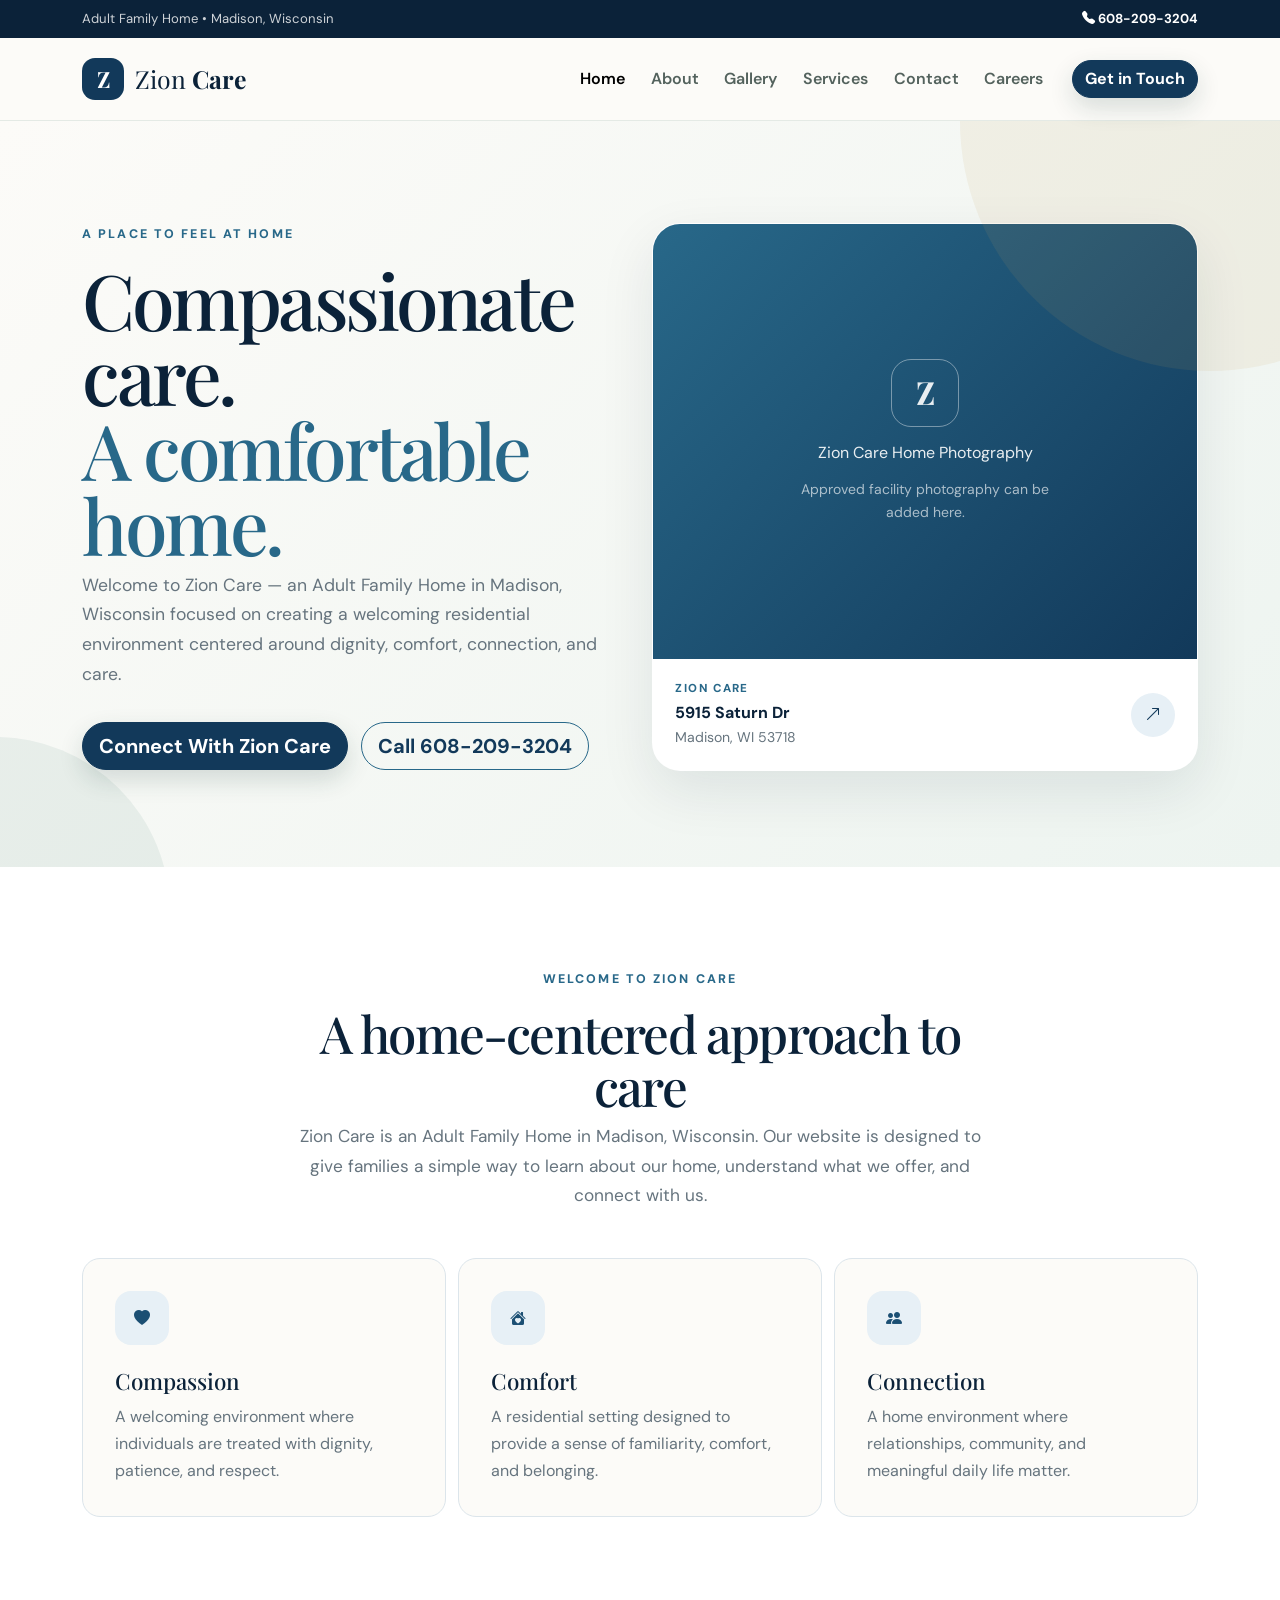
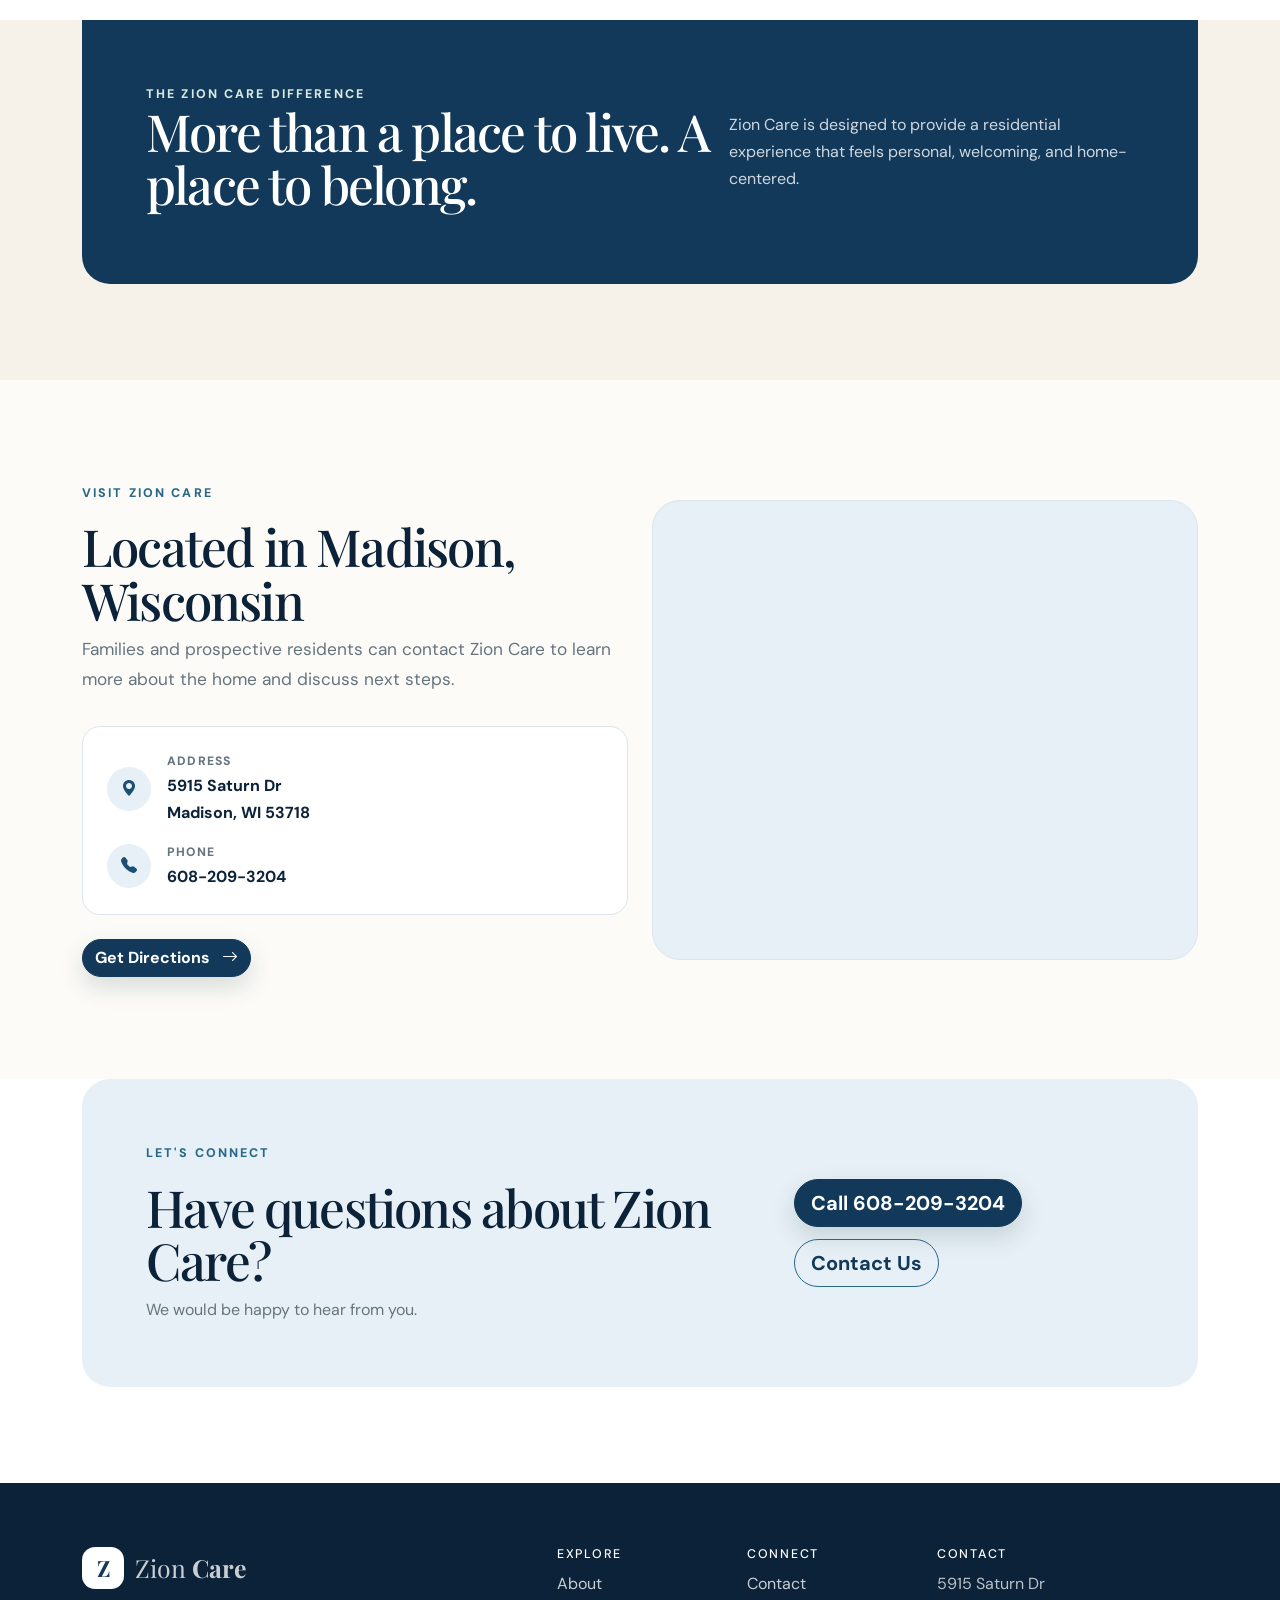
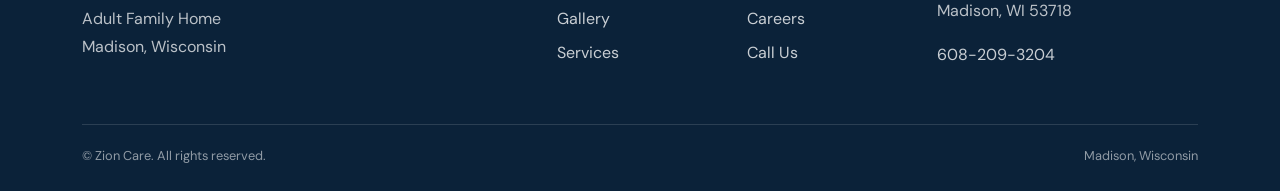
<file: index.html>
<!doctype html>
<html lang="en">
  <head>
    <meta charset="UTF-8" />

    <meta
      name="viewport"
      content="width=device-width, initial-scale=1.0, maximum-scale=1.0, user-scalable=no"
    />

    <meta
      name="description"
      content="Zion Care is an Adult Family Home located in Madison, Wisconsin."
    />

    <meta
      name="keywords"
      content="Zion Care, Adult Family Home, Madison Wisconsin, residential care"
    />

    <meta name="theme-color" content="#173f35" />

    <title>Zion Care | Home</title>

    <!-- Favicon -->
    <link rel="icon" type="image/svg+xml" href="assets/images/favicon.svg" />

    <!-- Google Fonts -->
    <link rel="preconnect" href="https://fonts.googleapis.com" />
    <link rel="preconnect" href="https://fonts.gstatic.com" crossorigin />

    <link
      href="https://fonts.googleapis.com/css2?family=DM+Sans:wght@400;500;600;700&family=Playfair+Display:wght@500;600;700&display=swap"
      rel="stylesheet"
    />

    <!-- Bootstrap 5.3.8 -->
    <link
      href="https://cdn.jsdelivr.net/npm/bootstrap@5.3.8/dist/css/bootstrap.min.css"
      rel="stylesheet"
      crossorigin="anonymous"
    />

    <!-- Bootstrap Icons -->
    <link
      href="https://cdn.jsdelivr.net/npm/bootstrap-icons@1.13.1/font/bootstrap-icons.min.css"
      rel="stylesheet"
    />

    <!-- Zion Care Styles -->
    <link rel="stylesheet" href="assets/css/styles.css" />
  </head>

  <body>
    <!-- =========================================================
     TOP BAR
         ========================================================= -->

    <div class="top-bar">
      <div class="container">
        <div class="top-bar-inner">
          <span> Adult Family Home • Madison, Wisconsin </span>

          <a href="tel:+16082093204">
            <i class="bi bi-telephone-fill"></i>
            608-209-3204
          </a>
        </div>
      </div>
    </div>

    <!-- =========================================================
     NAVIGATION
         ========================================================= -->

    <header class="site-header" id="siteHeader">
      <nav class="navbar navbar-expand-lg">
        <div class="container">
          <!-- Brand -->

          <a class="navbar-brand" href="index.html" aria-label="Zion Care Home">
            <span class="brand-mark"> Z </span>

            <span class="brand-name"> Zion <strong>Care</strong> </span>
          </a>

          <!-- Mobile Toggle -->

          <button
            class="navbar-toggler"
            type="button"
            data-bs-toggle="collapse"
            data-bs-target="#primaryNavigation"
            aria-controls="primaryNavigation"
            aria-expanded="false"
            aria-label="Toggle navigation"
          >
            <span class="navbar-toggler-icon"></span>
          </button>

          <!-- Navigation -->

          <div class="collapse navbar-collapse" id="primaryNavigation">
            <ul class="navbar-nav ms-auto align-items-lg-center">
              <li class="nav-item">
                <a class="nav-link active" href="index.html"> Home </a>
              </li>

              <li class="nav-item">
                <a class="nav-link" href="html/about.html"> About </a>
              </li>

              <li class="nav-item">
                <a class="nav-link" href="html/gallery.html"> Gallery </a>
              </li>

              <li class="nav-item">
                <a class="nav-link" href="html/services.html"> Services </a>
              </li>

              <li class="nav-item">
                <a class="nav-link" href="html/contact.html"> Contact </a>
              </li>

              <li class="nav-item">
                <a class="nav-link" href="html/careers.html"> Careers </a>
              </li>

              <li class="nav-item ms-lg-3 mt-3 mt-lg-0">
                <a class="btn btn-zion" href="html/contact.html">
                  Get in Touch
                </a>
              </li>
            </ul>
          </div>
        </div>
      </nav>
    </header>

    <!-- =========================================================
     MAIN
========================================================= -->

    <main id="main-content">
      <!-- =========================================================
     HERO
========================================================= -->

      <section class="hero-section">
        <div class="hero-decoration hero-decoration-one"></div>
        <div class="hero-decoration hero-decoration-two"></div>

        <div class="container">
          <div class="row align-items-center g-5">
            <!-- Hero Copy -->

            <div class="col-lg-6">
              <div class="hero-content">
                <p class="eyebrow">A Place to Feel at Home</p>

                <h1>
                  Compassionate care.
                  <span> A comfortable home. </span>
                </h1>

                <p class="hero-description">
                  Welcome to Zion Care — an Adult Family Home in Madison,
                  Wisconsin focused on creating a welcoming residential
                  environment centered around dignity, comfort, connection, and
                  care.
                </p>

                <div class="hero-actions">
                  <a href="html/contact.html" class="btn btn-zion btn-lg">
                    Connect With Zion Care
                  </a>

                  <a
                    href="tel:+16082093204"
                    class="btn btn-outline-zion btn-lg"
                  >
                    Call 608-209-3204
                  </a>
                </div>

                <!-- <div class="hero-contact">
                  <span>
                    <i class="bi bi-house-heart-fill"></i>
                    Madison, WI
                  </span>

                  <span>
                    <i class="bi bi-telephone-fill"></i>
                    608-209-3204
                  </span>
                </div> -->
              </div>
            </div>

            <!-- Hero Visual -->

            <div class="col-lg-6">
              <div class="hero-image-card">
                <!-- Replace this placeholder with approved
                        Zion Care photography.

                        Example:

                        <img
                      class="card-img-top"
                            src="https://ap.rdcpix.com/044005b8e87c916b246736bfa6f88a9bl-m3319061951rd-w2048_h1536.webp"
                            alt="Exterior of Zion Care Adult Family Home"
                        > -->

                <div class="hero-image-placeholder">
                  <div class="placeholder-content">
                    <span class="placeholder-logo"> Z </span>

                    <span> Zion Care Home Photography </span>

                    <small>
                      Approved facility photography can be added here.
                    </small>
                  </div>
                </div>

                <div class="hero-address">
                  <div>
                    <span class="address-label"> Zion Care </span>

                    <strong> 5915 Saturn Dr </strong>

                    <span> Madison, WI 53718 </span>
                  </div>

                  <a
                    href="https://www.google.com/maps/search/?api=1&query=5915%20Saturn%20Dr%2C%20Madison%2C%20WI%2053718"
                    target="_blank"
                    rel="noopener noreferrer"
                    aria-label="View Zion Care location"
                  >
                    <i class="bi bi-arrow-up-right"></i>
                  </a>
                </div>
              </div>
            </div>
          </div>
        </div>
      </section>

      <!-- =========================================================
     INTRODUCTION
========================================================= -->

      <section class="intro-section section-padding">
        <div class="container">
          <div class="row justify-content-center text-center">
            <div class="col-xl-8">
              <p class="eyebrow">Welcome to Zion Care</p>

              <h2>A home-centered approach to care</h2>

              <p class="section-introduction">
                Zion Care is an Adult Family Home in Madison, Wisconsin. Our
                website is designed to give families a simple way to learn about
                our home, understand what we offer, and connect with us.
              </p>
            </div>
          </div>

          <!-- Feature Cards -->

          <div class="row g-4 mt-4">
            <div class="col-md-4">
              <article class="feature-card">
                <div class="feature-icon">
                  <i class="bi bi-heart-fill"></i>
                </div>

                <h3>Compassion</h3>

                <p>
                  A welcoming environment where individuals are treated with
                  dignity, patience, and respect.
                </p>
              </article>
            </div>

            <div class="col-md-4">
              <article class="feature-card">
                <div class="feature-icon">
                  <i class="bi bi-house-heart-fill"></i>
                </div>

                <h3>Comfort</h3>

                <p>
                  A residential setting designed to provide a sense of
                  familiarity, comfort, and belonging.
                </p>
              </article>
            </div>

            <div class="col-md-4">
              <article class="feature-card">
                <div class="feature-icon">
                  <i class="bi bi-people-fill"></i>
                </div>

                <h3>Connection</h3>

                <p>
                  A home environment where relationships, community, and
                  meaningful daily life matter.
                </p>
              </article>
            </div>
          </div>
        </div>
      </section>

      <!-- =========================================================
     BRAND STATEMENT
========================================================= -->

      <section class="statement-section">
        <div class="container">
          <div class="statement-card">
            <div class="row align-items-center g-4">
              <div class="col-lg-7">
                <p class="eyebrow eyebrow-light">The Zion Care Difference</p>

                <h2>More than a place to live. A place to belong.</h2>
              </div>

              <div class="col-lg-5">
                <p>
                  Zion Care is designed to provide a residential experience that
                  feels personal, welcoming, and home-centered.
                </p>
              </div>
            </div>
          </div>
        </div>
      </section>

      <!-- =========================================================
     LOCATION
========================================================= -->

      <section class="location-section section-padding">
        <div class="container">
          <div class="row align-items-center g-5">
            <div class="col-lg-6">
              <p class="eyebrow">Visit Zion Care</p>

              <h2>Located in Madison, Wisconsin</h2>

              <p class="section-introduction">
                Families and prospective residents can contact Zion Care to
                learn more about the home and discuss next steps.
              </p>

              <div class="contact-information">
                <div class="contact-information-item">
                  <div class="contact-icon">
                    <i class="bi bi-geo-alt-fill"></i>
                  </div>

                  <div>
                    <span> Address </span>

                    <strong>
                      5915 Saturn Dr<br />
                      Madison, WI 53718
                    </strong>
                  </div>
                </div>

                <div class="contact-information-item">
                  <div class="contact-icon">
                    <i class="bi bi-telephone-fill"></i>
                  </div>

                  <div>
                    <span> Phone </span>

                    <a href="tel:+16082093204"> 608-209-3204 </a>
                  </div>
                </div>
              </div>

              <a
                href="https://www.google.com/maps/search/?api=1&query=5915%20Saturn%20Dr%2C%20Madison%2C%20WI%2053718"
                target="_blank"
                rel="noopener noreferrer"
                class="btn btn-zion mt-4"
              >
                Get Directions
                <i class="bi bi-arrow-right ms-2"></i>
              </a>
            </div>

            <!-- Map Placeholder -->

            <div class="col-lg-6">
              <div class="map-placeholder">
                <iframe
                  src="https://www.google.com/maps/embed?pb=!1m18!1m12!1m3!1d2913.499061002059!2d-89.28261492537563!3d43.09402588841913!2m3!1f0!2f0!3f0!3m2!1i1024!2i768!4f13.1!3m3!1m2!1s0x880650d4a7490929%3A0x7c0ea36d5fd623db!2s5915%20Saturn%20Dr%2C%20Madison%2C%20WI%2053718!5e0!3m2!1sen!2sus!4v1789330673061!5m2!1sen!2sus"
                  width="600"
                  height="450"
                  allowfullscreen=""
                  loading="lazy"
                  referrerpolicy="strict-origin-when-cross-origin"
                ></iframe>
              </div>

              <!-- <div class="map-placeholder">
                <div class="map-pattern"></div>

                <div class="map-pin">
                  <i class="bi bi-geo-alt-fill"></i>
                </div>

                <div class="map-label">
                  <strong> Zion Care </strong>

                  <span> 5915 Saturn Dr • Madison, WI </span>
                </div>
              </div> -->
            </div>
          </div>
        </div>
      </section>

      <!-- =========================================================
     CALL TO ACTION
========================================================= -->

      <section class="cta-section">
        <div class="container">
          <div class="cta-card">
            <div>
              <p class="eyebrow">Let's Connect</p>

              <h2>Have questions about Zion Care?</h2>

              <p>We would be happy to hear from you.</p>
            </div>

            <div class="cta-actions">
              <a href="tel:+16082093204" class="btn btn-zion btn-lg">
                Call 608-209-3204
              </a>

              <a href="html/contact.html" class="btn btn-outline-zion btn-lg">
                Contact Us
              </a>
            </div>
          </div>
        </div>
      </section>
    </main>

    <!-- =========================================================
     FOOTER
========================================================= -->

    <footer class="site-footer">
      <div class="container">
        <div class="row g-5">
          <div class="col-lg-5">
            <a href="index.html" class="footer-brand">
              <span class="brand-mark brand-mark-light"> Z </span>

              <span> Zion <strong>Care</strong> </span>
            </a>

            <p class="footer-description">
              Adult Family Home<br />
              Madison, Wisconsin
            </p>
          </div>

          <div class="col-6 col-lg-2">
            <h3>Explore</h3>

            <ul class="footer-links">
              <li>
                <a href="html/about.html"> About </a>
              </li>

              <li>
                <a href="html/gallery.html"> Gallery </a>
              </li>

              <li>
                <a href="html/services.html"> Services </a>
              </li>
            </ul>
          </div>

          <div class="col-6 col-lg-2">
            <h3>Connect</h3>

            <ul class="footer-links">
              <li>
                <a href="html/contact.html"> Contact </a>
              </li>

              <li>
                <a href="html/careers.html"> Careers </a>
              </li>

              <li>
                <a href="tel:+16082093204"> Call Us </a>
              </li>
            </ul>
          </div>

          <div class="col-lg-3">
            <h3>Contact</h3>

            <p>
              5915 Saturn Dr<br />
              Madison, WI 53718
            </p>

            <a href="tel:+16082093204"> 608-209-3204 </a>
          </div>
        </div>

        <div class="footer-bottom">
          <span>
            ©
            <span id="currentYear"></span>
            Zion Care. All rights reserved.
          </span>

          <span> Madison, Wisconsin </span>
        </div>
      </div>
    </footer>

    <!-- Back To Top -->

    <button
      type="button"
      id="backToTop"
      class="back-to-top"
      aria-label="Back to top"
    >
      <i class="bi bi-arrow-up"></i>
    </button>

    <!-- Bootstrap JS -->

    <script
      src="https://cdn.jsdelivr.net/npm/bootstrap@5.3.8/dist/js/bootstrap.bundle.min.js"
      crossorigin="anonymous"
    ></script>

    <!-- Zion Care JS -->

    <script src="assets/js/main.js"></script>
  </body>
</html>
</file>
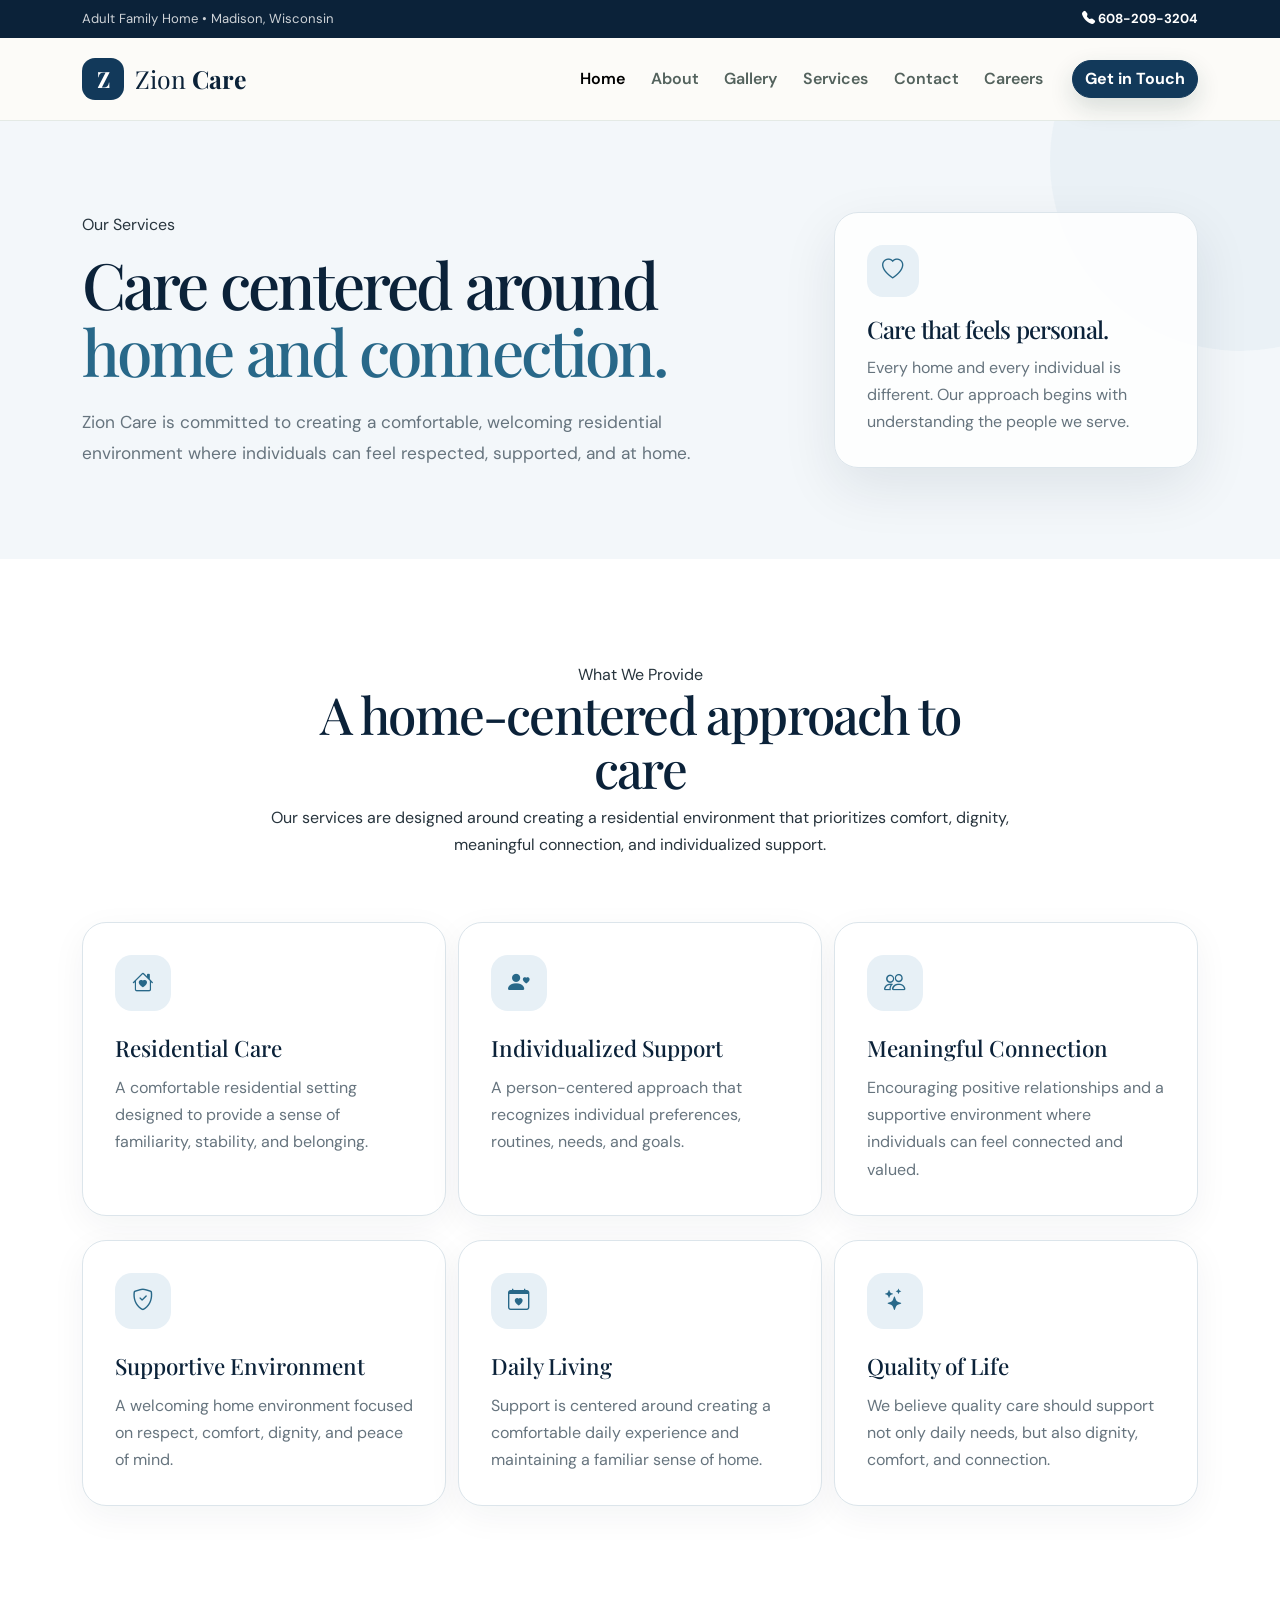
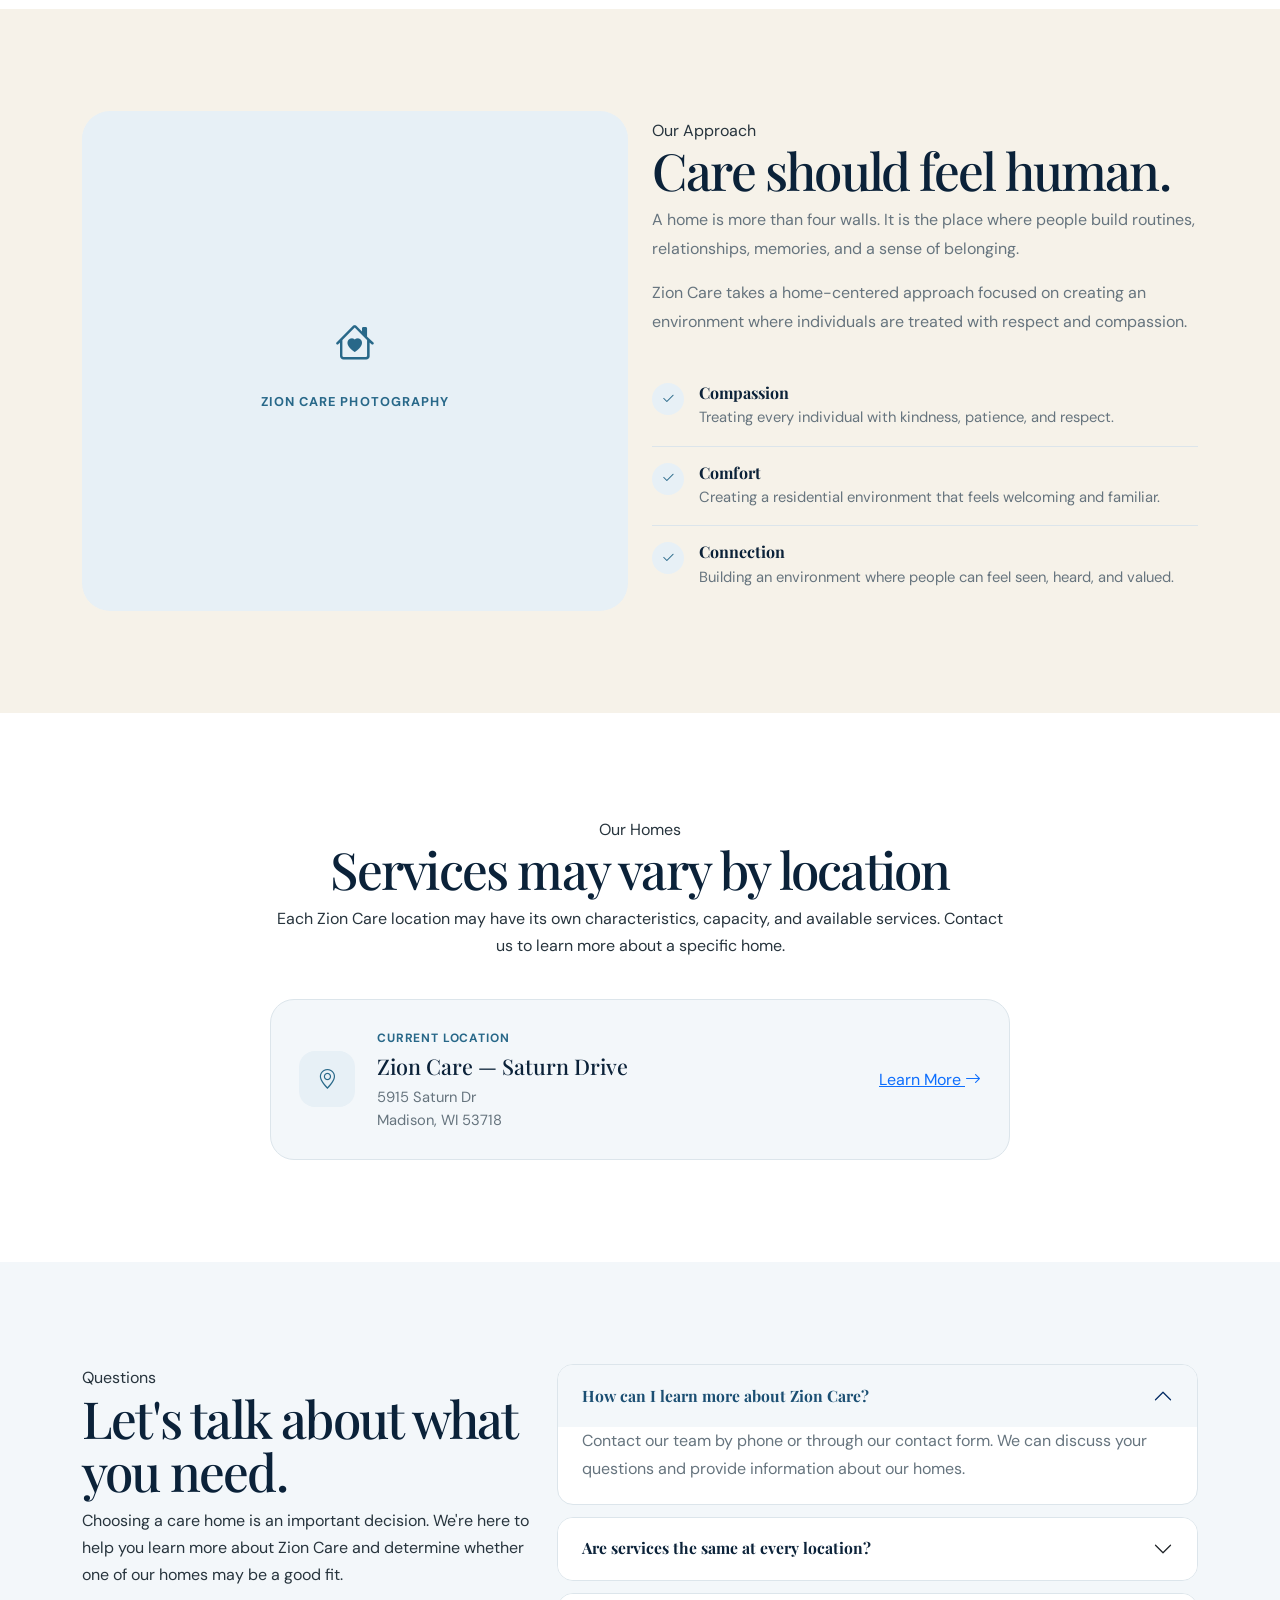
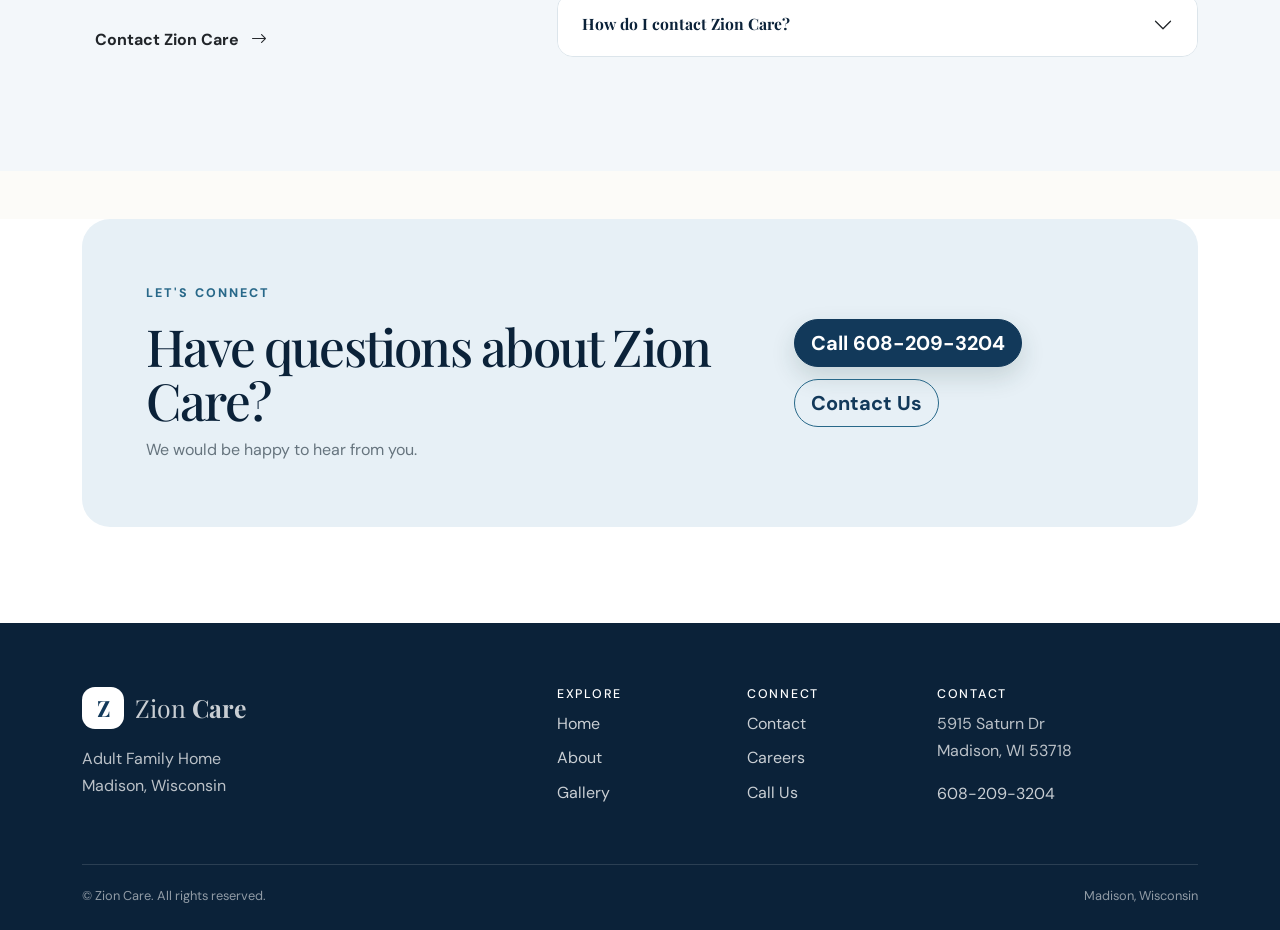
<file: html/services.html>
<!doctype html>
<html lang="en">
  <head>
    <meta charset="UTF-8" />
    <meta
      name="viewport"
      content="width=device-width, initial-scale=1.0, maximum-scale=1.0, user-scalable=no"
    />

    <title>Zion Care | Services</title>

    <!-- Favicon -->
    <link rel="icon" type="image/svg+xml" href="../assets/images/favicon.svg" />

    <meta
      name="description"
      content="Learn more about the care and residential services offered by Zion Care in Madison, Wisconsin."
    />

    <!-- Bootstrap 5.3.8 -->
    <link
      href="https://cdn.jsdelivr.net/npm/bootstrap@5.3.8/dist/css/bootstrap.min.css"
      rel="stylesheet"
    />

    <!-- Bootstrap Icons -->
    <link
      rel="stylesheet"
      href="https://cdn.jsdelivr.net/npm/bootstrap-icons@1.13.1/font/bootstrap-icons.min.css"
    />

    <!-- Google Fonts -->
    <link rel="preconnect" href="https://fonts.googleapis.com" />
    <link rel="preconnect" href="https://fonts.gstatic.com" crossorigin />

    <link
      href="https://fonts.googleapis.com/css2?family=DM+Sans:wght@400;500;600;700&family=Playfair+Display:wght@500;600;700&display=swap"
      rel="stylesheet"
    />

    <!-- Site CSS -->
    <link rel="stylesheet" href="../assets/css/styles.css" />
    <link rel="stylesheet" href="../assets/css/services.css" />
  </head>

  <body>
    <!-- =========================================================
     ACCESSIBILITY
========================================================= -->

    <!-- =========================================================
     TOP BAR
         ========================================================= -->

    <div class="top-bar">
      <div class="container">
        <div class="top-bar-inner">
          <span> Adult Family Home • Madison, Wisconsin </span>

          <a href="tel:+16082093204">
            <i class="bi bi-telephone-fill"></i>
            608-209-3204
          </a>
        </div>
      </div>
    </div>

    <!-- =========================================================
     NAVIGATION
         ========================================================= -->

    <header class="site-header" id="siteHeader">
      <nav class="navbar navbar-expand-lg">
        <div class="container">
          <!-- Brand -->

          <a
            class="navbar-brand"
            href="../index.html"
            aria-label="Zion Care Home"
          >
            <span class="brand-mark"> Z </span>

            <span class="brand-name"> Zion <strong>Care</strong> </span>
          </a>

          <!-- Mobile Toggle -->

          <button
            class="navbar-toggler"
            type="button"
            data-bs-toggle="collapse"
            data-bs-target="#primaryNavigation"
            aria-controls="primaryNavigation"
            aria-expanded="false"
            aria-label="Toggle navigation"
          >
            <span class="navbar-toggler-icon"></span>
          </button>

          <!-- Navigation -->

          <div class="collapse navbar-collapse" id="primaryNavigation">
            <ul class="navbar-nav ms-auto align-items-lg-center">
              <li class="nav-item">
                <a class="nav-link active" href="../index.html"> Home </a>
              </li>

              <li class="nav-item">
                <a class="nav-link" href="about.html"> About </a>
              </li>

              <li class="nav-item">
                <a class="nav-link" href="gallery.html"> Gallery </a>
              </li>

              <li class="nav-item">
                <a class="nav-link" href="services.html"> Services </a>
              </li>

              <li class="nav-item">
                <a class="nav-link" href="contact.html"> Contact </a>
              </li>

              <li class="nav-item">
                <a class="nav-link" href="careers.html"> Careers </a>
              </li>

              <li class="nav-item ms-lg-3 mt-3 mt-lg-0">
                <a class="btn btn-zion" href="contact.html"> Get in Touch </a>
              </li>
            </ul>
          </div>
        </div>
      </nav>
    </header>

    <main>
      <!-- =========================================
             PAGE HERO
        ========================================== -->

      <section class="page-hero">
        <div class="container">
          <div class="row align-items-center g-4">
            <div class="col-lg-8">
              <span class="section-eyebrow"> Our Services </span>

              <h1 class="page-title">
                Care centered around
                <span>home and connection.</span>
              </h1>

              <p class="page-hero-description">
                Zion Care is committed to creating a comfortable, welcoming
                residential environment where individuals can feel respected,
                supported, and at home.
              </p>
            </div>

            <div class="col-lg-4">
              <div class="page-hero-card">
                <div class="page-hero-card-icon">
                  <i class="bi bi-heart"></i>
                </div>

                <h2>Care that feels personal.</h2>

                <p>
                  Every home and every individual is different. Our approach
                  begins with understanding the people we serve.
                </p>
              </div>
            </div>
          </div>
        </div>
      </section>

      <!-- =========================================
             INTRODUCTION
        ========================================== -->

      <section class="section-padding bg-white">
        <div class="container">
          <div class="row justify-content-center">
            <div class="col-lg-8 text-center">
              <span class="section-eyebrow"> What We Provide </span>

              <h2 class="section-title">A home-centered approach to care</h2>

              <p class="section-description mx-auto">
                Our services are designed around creating a residential
                environment that prioritizes comfort, dignity, meaningful
                connection, and individualized support.
              </p>
            </div>
          </div>

          <div class="row g-4 mt-4">
            <!-- Service Card -->
            <div class="col-md-6 col-lg-4">
              <article class="service-card">
                <div class="service-icon">
                  <i class="bi bi-house-heart"></i>
                </div>

                <h3>Residential Care</h3>

                <p>
                  A comfortable residential setting designed to provide a sense
                  of familiarity, stability, and belonging.
                </p>
              </article>
            </div>

            <!-- Service Card -->
            <div class="col-md-6 col-lg-4">
              <article class="service-card">
                <div class="service-icon">
                  <i class="bi bi-person-heart"></i>
                </div>

                <h3>Individualized Support</h3>

                <p>
                  A person-centered approach that recognizes individual
                  preferences, routines, needs, and goals.
                </p>
              </article>
            </div>

            <!-- Service Card -->
            <div class="col-md-6 col-lg-4">
              <article class="service-card">
                <div class="service-icon">
                  <i class="bi bi-people"></i>
                </div>

                <h3>Meaningful Connection</h3>

                <p>
                  Encouraging positive relationships and a supportive
                  environment where individuals can feel connected and valued.
                </p>
              </article>
            </div>

            <!-- Service Card -->
            <div class="col-md-6 col-lg-4">
              <article class="service-card">
                <div class="service-icon">
                  <i class="bi bi-shield-check"></i>
                </div>

                <h3>Supportive Environment</h3>

                <p>
                  A welcoming home environment focused on respect, comfort,
                  dignity, and peace of mind.
                </p>
              </article>
            </div>

            <!-- Service Card -->
            <div class="col-md-6 col-lg-4">
              <article class="service-card">
                <div class="service-icon">
                  <i class="bi bi-calendar-heart"></i>
                </div>

                <h3>Daily Living</h3>

                <p>
                  Support is centered around creating a comfortable daily
                  experience and maintaining a familiar sense of home.
                </p>
              </article>
            </div>

            <!-- Service Card -->
            <div class="col-md-6 col-lg-4">
              <article class="service-card">
                <div class="service-icon">
                  <i class="bi bi-stars"></i>
                </div>

                <h3>Quality of Life</h3>

                <p>
                  We believe quality care should support not only daily needs,
                  but also dignity, comfort, and connection.
                </p>
              </article>
            </div>
          </div>
        </div>
      </section>

      <!-- =========================================
             APPROACH
        ========================================== -->

      <section class="section-padding service-approach-section">
        <div class="container">
          <div class="row align-items-center g-5">
            <div class="col-lg-6">
              <div class="service-feature-image">
                <div class="service-image-placeholder">
                  <i class="bi bi-house-heart"></i>

                  <span> Zion Care Photography </span>
                </div>
              </div>
            </div>

            <div class="col-lg-6">
              <span class="section-eyebrow"> Our Approach </span>

              <h2 class="section-title">
                Care should feel
                <span>human.</span>
              </h2>

              <p class="service-approach-text">
                A home is more than four walls. It is the place where people
                build routines, relationships, memories, and a sense of
                belonging.
              </p>

              <p class="service-approach-text">
                Zion Care takes a home-centered approach focused on creating an
                environment where individuals are treated with respect and
                compassion.
              </p>

              <div class="service-principles">
                <div class="service-principle">
                  <span class="service-principle-icon">
                    <i class="bi bi-check2"></i>
                  </span>

                  <div>
                    <h3>Compassion</h3>

                    <p>
                      Treating every individual with kindness, patience, and
                      respect.
                    </p>
                  </div>
                </div>

                <div class="service-principle">
                  <span class="service-principle-icon">
                    <i class="bi bi-check2"></i>
                  </span>

                  <div>
                    <h3>Comfort</h3>

                    <p>
                      Creating a residential environment that feels welcoming
                      and familiar.
                    </p>
                  </div>
                </div>

                <div class="service-principle">
                  <span class="service-principle-icon">
                    <i class="bi bi-check2"></i>
                  </span>

                  <div>
                    <h3>Connection</h3>

                    <p>
                      Building an environment where people can feel seen, heard,
                      and valued.
                    </p>
                  </div>
                </div>
              </div>
            </div>
          </div>
        </div>
      </section>

      <!-- =========================================
             SERVICES BY LOCATION
        ========================================== -->

      <section class="section-padding bg-white">
        <div class="container">
          <div class="row justify-content-center">
            <div class="col-lg-8 text-center">
              <span class="section-eyebrow"> Our Homes </span>

              <h2 class="section-title">Services may vary by location</h2>

              <p class="section-description mx-auto">
                Each Zion Care location may have its own characteristics,
                capacity, and available services. Contact us to learn more about
                a specific home.
              </p>
            </div>
          </div>

          <div class="row justify-content-center mt-4">
            <div class="col-lg-8">
              <div class="service-location-card">
                <div class="service-location-icon">
                  <i class="bi bi-geo-alt"></i>
                </div>

                <div class="service-location-content">
                  <span> Current Location </span>

                  <h3>Zion Care — Saturn Drive</h3>

                  <address>
                    5915 Saturn Dr<br />
                    Madison, WI 53718
                  </address>
                </div>

                <a href="contact.html" class="facility-link">
                  Learn More
                  <i class="bi bi-arrow-right"></i>
                </a>
              </div>
            </div>
          </div>
        </div>
      </section>

      <!-- =========================================
             FAQ / QUESTIONS
        ========================================== -->

      <section class="section-padding service-faq-section">
        <div class="container">
          <div class="row g-5">
            <div class="col-lg-5">
              <span class="section-eyebrow"> Questions </span>

              <h2 class="section-title">Let's talk about what you need.</h2>

              <p class="section-description">
                Choosing a care home is an important decision. We're here to
                help you learn more about Zion Care and determine whether one of
                our homes may be a good fit.
              </p>

              <a href="contact.html" class="btn btn-primary-custom mt-3">
                Contact Zion Care
                <i class="bi bi-arrow-right ms-2"></i>
              </a>
            </div>

            <div class="col-lg-7">
              <div class="accordion accordion-zion" id="serviceAccordion">
                <div class="accordion-item">
                  <h3 class="accordion-header">
                    <button
                      class="accordion-button"
                      type="button"
                      data-bs-toggle="collapse"
                      data-bs-target="#questionOne"
                      aria-expanded="true"
                      aria-controls="questionOne"
                    >
                      How can I learn more about Zion Care?
                    </button>
                  </h3>

                  <div
                    id="questionOne"
                    class="accordion-collapse collapse show"
                    data-bs-parent="#serviceAccordion"
                  >
                    <div class="accordion-body">
                      Contact our team by phone or through our contact form. We
                      can discuss your questions and provide information about
                      our homes.
                    </div>
                  </div>
                </div>

                <div class="accordion-item">
                  <h3 class="accordion-header">
                    <button
                      class="accordion-button collapsed"
                      type="button"
                      data-bs-toggle="collapse"
                      data-bs-target="#questionTwo"
                      aria-expanded="false"
                      aria-controls="questionTwo"
                    >
                      Are services the same at every location?
                    </button>
                  </h3>

                  <div
                    id="questionTwo"
                    class="accordion-collapse collapse"
                    data-bs-parent="#serviceAccordion"
                  >
                    <div class="accordion-body">
                      Services and availability may vary by location. Contact
                      Zion Care for location-specific information.
                    </div>
                  </div>
                </div>

                <div class="accordion-item">
                  <h3 class="accordion-header">
                    <button
                      class="accordion-button collapsed"
                      type="button"
                      data-bs-toggle="collapse"
                      data-bs-target="#questionThree"
                      aria-expanded="false"
                      aria-controls="questionThree"
                    >
                      How do I contact Zion Care?
                    </button>
                  </h3>

                  <div
                    id="questionThree"
                    class="accordion-collapse collapse"
                    data-bs-parent="#serviceAccordion"
                  >
                    <div class="accordion-body">
                      Call Zion Care at
                      <a href="tel:6082093204"> 608-209-3204 </a>
                      or visit our contact page to send a message.
                    </div>
                  </div>
                </div>
              </div>
            </div>
          </div>
        </div>
      </section>

      <!-- =========================================
             CTA
        ========================================== -->

      <section class="cta-section mt-5">
        <div class="container">
          <div class="cta-card">
            <div>
              <p class="eyebrow">Let's Connect</p>

              <h2>Have questions about Zion Care?</h2>

              <p>We would be happy to hear from you.</p>
            </div>

            <div class="cta-actions">
              <a href="tel:+16082093204" class="btn btn-zion btn-lg">
                Call 608-209-3204
              </a>

              <a href="html/contact.html" class="btn btn-outline-zion btn-lg">
                Contact Us
              </a>
            </div>
          </div>
        </div>
      </section>
    </main>

    <!-- =========================================================
     FOOTER
========================================================= -->

    <footer class="site-footer">
      <div class="container">
        <div class="row g-5">
          <div class="col-lg-5">
            <a href="../index.html" class="footer-brand">
              <span class="brand-mark brand-mark-light"> Z </span>

              <span> Zion <strong>Care</strong> </span>
            </a>

            <p class="footer-description">
              Adult Family Home<br />
              Madison, Wisconsin
            </p>
          </div>

          <div class="col-6 col-lg-2">
            <h3>Explore</h3>

            <ul class="footer-links">
              <li>
                <a href="../index.html"> Home </a>
              </li>

              <li>
                <a href="about.html"> About </a>
              </li>

              <li>
                <a href="gallery.html"> Gallery </a>
              </li>
            </ul>
          </div>

          <div class="col-6 col-lg-2">
            <h3>Connect</h3>

            <ul class="footer-links">
              <li>
                <a href="contact.html"> Contact </a>
              </li>

              <li>
                <a href="careers.html"> Careers </a>
              </li>

              <li>
                <a href="tel:+16082093204"> Call Us </a>
              </li>
            </ul>
          </div>

          <div class="col-lg-3">
            <h3>Contact</h3>

            <p>
              5915 Saturn Dr<br />
              Madison, WI 53718
            </p>

            <a href="tel:+16082093204"> 608-209-3204 </a>
          </div>
        </div>

        <div class="footer-bottom">
          <span>
            ©
            <span id="currentYear"></span>
            Zion Care. All rights reserved.
          </span>

          <span> Madison, Wisconsin </span>
        </div>
      </div>
    </footer>

    <!-- Back To Top -->

    <button
      type="button"
      id="backToTop"
      class="back-to-top"
      aria-label="Back to top"
    >
      <i class="bi bi-arrow-up"></i>
    </button>

    <!-- Bootstrap JS -->
    <script src="https://cdn.jsdelivr.net/npm/bootstrap@5.3.8/dist/js/bootstrap.bundle.min.js"></script>

    <!-- Site JS -->
    <script src="../assets/js/main.js"></script>
  </body>
</html>
</file>
<file: assets/css/styles.css>
/* =========================================================
   ZION CARE
   Global Styles
========================================================= */

:root {
  --zion-blue-950: #0b2239;
  --zion-blue-900: #12395a;
  --zion-blue-800: #1b4f73;
  --zion-blue-700: #286889;

  --zion-blue-100: #e7f0f6;
  --zion-blue-050: #f3f7fa;

  --zion-cream: #fcfbf8;
  --zion-sand: #f6f2e9;

  --zion-gold: #c39a5a;

  --zion-text: #27343d;
  --zion-muted: #66747e;

  --zion-border: #dce5eb;

  --zion-shadow: 0 20px 55px rgba(11, 34, 57, 0.09);

  --zion-radius-lg: 28px;
  --zion-radius-md: 18px;
}

/* =========================================================
   GLOBAL
========================================================= */


.row > * {
  padding-right: 0 !important;
}

.row {
  margin-right: 0 !important; /* FIND BETTER WAY TO FIX IF POSSIBLE*/
}

/* html, body {
  margin: 0 !important; 
  padding: 0 !important;
} */

html {
  min-height: 100svh;
  scroll-behavior: smooth;
  overscroll-behavior: none;
}

body {
  min-height: 100svh;
  background: var(--zion-cream);
  color: var(--zion-text);
  font-family:
    "DM Sans",
    system-ui,
    -apple-system,
    BlinkMacSystemFont,
    "Segoe UI",
    sans-serif;
  line-height: 1.7;
}

h1,
h2,
h3 {
  margin-top: 0;

  color: var(--zion-blue-950);

  font-family: "Playfair Display", Georgia, serif;
}

h1 {
  font-size: clamp(3rem, 6vw, 5.5rem);

  line-height: 0.98;

  letter-spacing: -0.045em;
}

h1 span {
  display: block;

  color: var(--zion-blue-700);
}

h2 {
  font-size: clamp(2.15rem, 4vw, 3.5rem);

  line-height: 1.05;

  letter-spacing: -0.035em;
}

h3 {
  font-size: 1.4rem;

  line-height: 1.2;
}

a {
  transition:
    color 0.2s ease,
    background-color 0.2s ease,
    transform 0.2s ease;
}

/* =========================================================
   TOP BAR
========================================================= */

.top-bar {
  background: var(--zion-blue-950);

  color: rgba(255, 255, 255, 0.8);

  font-size: 0.82rem;
}

.top-bar-inner {
  min-height: 38px;

  display: flex;

  align-items: center;

  justify-content: space-between;

  gap: 1rem;
}

.top-bar a {
  color: #ffffff;

  text-decoration: none;

  font-weight: 700;
}

/* =========================================================
   NAVIGATION
========================================================= */

.site-header {
  position: sticky;

  top: 0;

  z-index: 1030;

  background: rgba(252, 251, 248, 0.94);

  backdrop-filter: blur(15px);

  border-bottom: 1px solid rgba(223, 231, 226, 0.8);

  transition: box-shadow 0.25s ease;
}

.site-header.scrolled {
  box-shadow: 0 8px 30px rgba(13, 41, 35, 0.08);
}

.navbar {
  min-height: 82px;
}

.navbar-brand {
  display: inline-flex;

  align-items: center;

  gap: 0.7rem;

  color: var(--zion-blue-950);

  text-decoration: none;
}

.brand-mark {
  width: 42px;

  height: 42px;

  display: grid;

  place-items: center;

  border-radius: 13px;

  background: var(--zion-blue-900);

  color: #ffffff;

  font-family: "Playfair Display", Georgia, serif;

  font-size: 1.4rem;

  font-weight: 700;
}

.brand-name {
  font-family: "Playfair Display", Georgia, serif;

  font-size: 1.55rem;
}

.nav-link {
  padding: 0.65rem 0.8rem !important;

  color: #53625d;

  font-weight: 600;
}

.nav-link:hover,
.nav-link.active {
  color: var(--zion-blue-800);
}

.navbar-toggler {
  border: 0;

  box-shadow: none !important;
}

/* =========================================================
   BUTTONS
========================================================= */

.btn {
  border-radius: 999px;

  font-weight: 700;

  transition:
    transform 0.2s ease,
    box-shadow 0.2s ease,
    background 0.2s ease;
}

.btn:hover {
  transform: translateY(-2px);
}

.btn-zion {
  background: var(--zion-blue-900);

  color: #ffffff;

  border: 1px solid var(--zion-blue-900);

  box-shadow: 0 10px 24px rgba(23, 63, 53, 0.16);
}

.btn-zion:hover {
  background: var(--zion-blue-950);

  color: #ffffff;

  border-color: var(--zion-blue-950);
}

.btn-outline-zion {
  color: var(--zion-blue-900);

  border: 1px solid var(--zion-blue-700);
}

.btn-outline-zion:hover {
  background: var(--zion-blue-900);

  color: #ffffff;
}

/* =========================================================
   HERO
========================================================= */

.hero-section {
  position: relative;

  overflow: hidden;

  padding: clamp(4rem, 8vw, 8rem) 0 6rem;

  background: linear-gradient(135deg, var(--zion-cream), #edf4f0);
}

.hero-decoration {
  position: absolute;

  border-radius: 50%;

  pointer-events: none;
}

.hero-decoration-one {
  width: 500px;

  height: 500px;

  top: -250px;

  right: -180px;

  background: rgba(195, 154, 90, 0.1);
}

.hero-decoration-two {
  width: 350px;

  height: 350px;

  bottom: -220px;

  left: -180px;

  background: rgba(46, 107, 88, 0.08);
}

.eyebrow {
  margin-bottom: 1rem;

  color: var(--zion-blue-700);

  font-size: 0.78rem;

  font-weight: 800;

  letter-spacing: 0.17em;

  text-transform: uppercase;
}

.eyebrow-light {
  color: #d7e8e0;
}

.hero-description {
  max-width: 650px;

  color: var(--zion-muted);

  font-size: 1.1rem;
}

.hero-actions {
  display: flex;

  flex-wrap: wrap;

  gap: 0.8rem;

  margin-top: 2rem;
}

.hero-contact {
  display: flex;

  flex-wrap: wrap;

  gap: 1.25rem;

  margin-top: 1.5rem;

  color: var(--zion-blue-800);

  font-size: 0.9rem;

  font-weight: 700;
}

.hero-contact span {
  display: inline-flex;

  align-items: center;

  gap: 0.45rem;
}

/* =========================================================
   HERO IMAGE
========================================================= */

.hero-image-card {
  overflow: hidden;

  background: #ffffff;

  border: 1px solid rgba(255, 255, 255, 0.8);

  border-radius: var(--zion-radius-lg);

  box-shadow: var(--zion-shadow);
}

.hero-image-placeholder {
  min-height: 435px;

  display: grid;

  place-items: center;

  color: #ffffff;

  background: linear-gradient(
    135deg,
    rgba(40, 104, 137, 1),
    rgba(18, 57, 90, 1)
  );
}

.placeholder-content {
  display: grid;

  gap: 0.75rem;

  text-align: center;

  max-width: 280px;

  opacity: 0.9;
}

.placeholder-logo {
  width: 68px;

  height: 68px;

  margin: auto;

  display: grid;

  place-items: center;

  border: 1px solid rgba(255, 255, 255, 0.45);

  border-radius: 20px;

  font-family: "Playfair Display", Georgia, serif;

  font-size: 2rem;

  font-weight: 700;
}

.placeholder-content small {
  color: rgba(255, 255, 255, 0.7);
}

.hero-address {
  display: flex;

  align-items: center;

  justify-content: space-between;

  padding: 1.25rem 1.4rem;
}

.hero-address > div {
  display: grid;
}

.address-label {
  color: var(--zion-blue-700);

  font-size: 0.72rem;

  font-weight: 800;

  letter-spacing: 0.12em;

  text-transform: uppercase;
}

.hero-address strong {
  color: var(--zion-blue-950);
}

.hero-address span:last-child {
  color: var(--zion-muted);

  font-size: 0.88rem;
}

.hero-address > a {
  width: 44px;

  height: 44px;

  display: grid;

  place-items: center;

  border-radius: 50%;

  background: var(--zion-blue-100);

  color: var(--zion-blue-900);

  text-decoration: none;
}

/* =========================================================
   GENERAL SECTIONS
========================================================= */

.section-padding {
  padding: clamp(4.5rem, 8vw, 7.5rem) 0;
}

.intro-section {
  background: #ffffff;
}

.section-introduction {
  max-width: 700px;

  margin: 0 auto;

  color: var(--zion-muted);

  font-size: 1.08rem;
}

/* =========================================================
   FEATURE CARDS
========================================================= */

.feature-card {
  height: 100%;

  padding: 2rem;

  background: var(--zion-cream);

  border: 1px solid var(--zion-border);

  border-radius: var(--zion-radius-md);

  transition:
    transform 0.25s ease,
    box-shadow 0.25s ease;
}

.feature-card:hover {
  transform: translateY(-5px);

  box-shadow: var(--zion-shadow);
}

.feature-icon {
  width: 54px;

  height: 54px;

  margin-bottom: 1.4rem;

  display: grid;

  place-items: center;

  border-radius: 16px;

  background: var(--zion-blue-100);

  color: var(--zion-blue-800);
}

.feature-card p {
  margin-bottom: 0;

  color: var(--zion-muted);
}

/* =========================================================
   STATEMENT
========================================================= */

.statement-section {
  background: var(--zion-sand);

  padding-bottom: 6rem;
}

.statement-card {
  padding: clamp(2.25rem, 5vw, 4.5rem);

  background: var(--zion-blue-900);

  color: rgba(255, 255, 255, 0.8);

  border-radius: 0 0 var(--zion-radius-lg) var(--zion-radius-lg);
}

.statement-card h2 {
  color: #ffffff;
}

.statement-card p {
  margin: 0;
}

/* =========================================================
   CONTACT / LOCATION
========================================================= */

.contact-information {
  display: grid;

  gap: 1rem;

  margin-top: 2rem;

  padding: 1.5rem;

  background: #ffffff;

  border: 1px solid var(--zion-border);

  border-radius: var(--zion-radius-md);
}

.contact-information-item {
  display: flex;

  align-items: center;

  gap: 1rem;
}

.contact-icon {
  width: 44px;

  height: 44px;

  flex: 0 0 44px;

  display: grid;

  place-items: center;

  border-radius: 50%;

  background: var(--zion-blue-100);

  color: var(--zion-blue-800);
}

.contact-information-item div:last-child {
  display: grid;
}

.contact-information-item span {
  color: var(--zion-muted);

  font-size: 0.76rem;

  font-weight: 800;

  letter-spacing: 0.1em;

  text-transform: uppercase;
}

.contact-information-item strong,
.contact-information-item a {
  color: var(--zion-blue-950);

  font-weight: 700;

  text-decoration: none;
}

/* =========================================================
   MAP
========================================================= */

.map-placeholder {
  position: relative;

  min-height: 430px;

  overflow: hidden;

  background: var(--zion-blue-100);

  border: 1px solid var(--zion-border);

  border-radius: var(--zion-radius-lg);
}

.map-pattern {
  position: absolute;

  inset: 0;

  background-image:
    linear-gradient(rgba(18, 57, 90, 1) 1px, transparent 1px),
    linear-gradient(90deg, rgba(18, 57, 90, 1) 1px, transparent 1px);

  background-size: 48px 48px;

  transform: rotate(-5deg) scale(1.2);
}

.map-pin {
  position: absolute;

  top: 48%;

  left: 50%;

  width: 62px;

  height: 62px;

  display: grid;

  place-items: center;

  transform: translate(-50%, -50%);

  border-radius: 50%;

  background: var(--zion-blue-900);

  color: #ffffff;

  font-size: 1.35rem;

  box-shadow: 0 16px 35px rgba(13, 41, 35, 0.25);
}

.map-label {
  position: absolute;

  left: 1.5rem;

  bottom: 1.5rem;

  display: grid;

  padding: 1rem 1.1rem;

  background: rgba(255, 255, 255, 0.95);

  border-radius: 14px;

  box-shadow: 0 10px 30px rgba(13, 41, 35, 0.09);
}

.map-label strong {
  color: var(--zion-blue-950);
}

.map-label span {
  color: var(--zion-muted);

  font-size: 0.82rem;
}

/* =========================================================
   CTA
========================================================= */

.cta-section {
  padding: 0 0 6rem;

  background: #ffffff;
}

.cta-card {
  display: flex;

  align-items: center;

  justify-content: space-between;

  gap: 2rem;

  padding: clamp(2rem, 5vw, 4rem);

  background: var(--zion-blue-100);

  border-radius: var(--zion-radius-lg);
}

.cta-card p:last-child {
  margin-bottom: 0;

  color: var(--zion-muted);
}

.cta-actions {
  display: flex;

  flex-wrap: wrap;

  gap: 0.75rem;
}

/* =========================================================
   FOOTER
========================================================= */

.site-footer {
  padding: 4rem 0 1.5rem;

  background: var(--zion-blue-950);

  color: rgba(255, 255, 255, 0.72);
}

.footer-brand {
  display: inline-flex;

  align-items: center;

  gap: 0.7rem;

  color: #ffffff;

  font-family: "Playfair Display", Georgia, serif;

  font-size: 1.55rem;

  text-decoration: none;
}

.brand-mark-light {
  background: #ffffff;

  color: var(--zion-blue-900);
}

.footer-description {
  margin-top: 1rem;
}

.site-footer h3 {
  color: #ffffff;

  font-family: "DM Sans", sans-serif;

  font-size: 0.78rem;

  letter-spacing: 0.14em;

  text-transform: uppercase;
}

.footer-links {
  display: grid;

  gap: 0.45rem;

  margin: 0;

  padding: 0;

  list-style: none;
}

.footer-links a,
.site-footer a {
  color: rgba(255, 255, 255, 0.78);

  text-decoration: none;
}

.footer-links a:hover,
.site-footer a:hover {
  color: #ffffff;
}

.footer-bottom {
  display: flex;

  flex-wrap: wrap;

  justify-content: space-between;

  gap: 1rem;

  margin-top: 3rem;

  padding-top: 1.25rem;

  border-top: 1px solid rgba(255, 255, 255, 0.13);

  color: rgba(255, 255, 255, 0.55);

  font-size: 0.8rem;
}

/* =========================================================
   BACK TO TOP
========================================================= */

.back-to-top {
  position: fixed;

  right: 1.25rem;

  bottom: 1.25rem;

  z-index: 1020;

  width: 44px;

  height: 44px;

  display: grid;

  place-items: center;

  border: 0;

  border-radius: 50%;

  background: var(--zion-blue-900);

  color: #ffffff;

  opacity: 0;

  visibility: hidden;

  transform: translateY(10px);

  transition: all 0.2s ease;

  box-shadow: 0 10px 25px rgba(13, 41, 35, 0.2);
}

.back-to-top.show {
  opacity: 1;

  visibility: visible;

  transform: translateY(0);
}

/* =========================================================
   RESPONSIVE
========================================================= */

@media (max-width: 991.98px) {
  .navbar-collapse {
    padding: 1rem 0 1.25rem;
  }

  .hero-section {
    padding-top: 4.5rem;
  }

  .hero-image-placeholder {
    min-height: 390px;
  }

  .cta-card {
    align-items: flex-start;

    flex-direction: column;
  }
}

@media (max-width: 575.98px) {
  .top-bar-inner {
    justify-content: center;

    text-align: center;

    flex-direction: column;

    gap: 0.1rem;

    padding: 0.45rem 0;
  }

  .hero-section {
    padding-bottom: 4rem;
  }

  h1 {
    font-size: 3.1rem;
  }

  .hero-actions {
    flex-direction: column;

    align-items: stretch;
  }

  .hero-actions .btn {
    width: 100%;
  }

  .hero-image-placeholder {
    min-height: 330px;
  }

  .hero-contact {
    flex-direction: column;

    gap: 0.6rem;
  }

  .map-placeholder {
    min-height: 330px;
  }

  .cta-section {
    padding-bottom: 4rem;
  }

  .footer-bottom {
    display: grid;
  }
}

/* @media (prefers-reduced-motion: reduce) {
  html {
    scroll-behavior: auto;
  }

  *,
  *::before,
  *::after {
    transition: none !important;

    animation: none !important;
  }
} */
</file>
<file: assets/css/services.css>
/* =========================================
   SERVICES PAGE
========================================= */

.page-hero {
  position: relative;
  padding: 90px 0;
  background: var(--zion-blue-050);
  overflow: hidden;
}

.page-hero::after {
  content: "";
  position: absolute;
  width: 380px;
  height: 380px;
  right: -150px;
  top: -150px;
  border-radius: 50%;
  background: var(--zion-blue-100);
  opacity: 0.7;
}

.page-title {
  max-width: 780px;
  margin: 12px 0 22px;

  color: var(--zion-blue-950);
  font-family: "Playfair Display", serif;
  font-size: clamp(2.5rem, 5vw, 4.5rem);
  line-height: 1.05;
}

.page-title span {
  color: var(--zion-blue-700);
}

.page-hero-description {
  max-width: 680px;
  margin: 0;

  color: var(--zion-muted);
  font-size: 1.08rem;
  line-height: 1.8;
}

.page-hero-card {
  position: relative;
  z-index: 1;

  padding: 32px;
  border: 1px solid var(--zion-border);
  border-radius: 24px;
  background: rgba(255, 255, 255, 0.85);
  box-shadow: var(--zion-shadow);
}

.page-hero-card-icon {
  width: 52px;
  height: 52px;
  margin-bottom: 20px;

  display: flex;
  align-items: center;
  justify-content: center;

  border-radius: 16px;
  background: var(--zion-blue-100);
  color: var(--zion-blue-700);

  font-size: 1.35rem;
}

.page-hero-card h2 {
  margin-bottom: 12px;

  color: var(--zion-blue-950);
  font-family: "Playfair Display", serif;
  font-size: 1.5rem;
}

.page-hero-card p {
  margin: 0;

  color: var(--zion-muted);
  line-height: 1.7;
}

/* Service Cards */

.service-card {
  height: 100%;
  padding: 32px;

  border: 1px solid var(--zion-border);
  border-radius: 24px;
  background: #fff;

  box-shadow: 0 10px 35px rgba(11, 34, 57, 0.05);

  transition:
    transform 0.3s ease,
    box-shadow 0.3s ease,
    border-color 0.3s ease;
}

.service-card:hover {
  transform: translateY(-5px);

  border-color: rgba(40, 104, 137, 0.3);

  box-shadow: 0 18px 45px rgba(11, 34, 57, 0.09);
}

.service-icon {
  width: 56px;
  height: 56px;
  margin-bottom: 24px;

  display: flex;
  align-items: center;
  justify-content: center;

  border-radius: 17px;
  background: var(--zion-blue-100);
  color: var(--zion-blue-700);

  font-size: 1.35rem;
}

.service-card h3 {
  margin-bottom: 12px;

  color: var(--zion-blue-950);
  font-family: "Playfair Display", serif;
  font-size: 1.4rem;
}

.service-card p {
  margin: 0;

  color: var(--zion-muted);
  line-height: 1.7;
}

/* Approach */

.service-approach-section {
  background: var(--zion-sand);
}

.service-feature-image {
  height: 100%;
  min-height: 500px;
  overflow: hidden;

  border-radius: 28px;
}

.service-image-placeholder {
  width: 100%;
  height: 100%;
  min-height: 500px;

  display: flex;
  flex-direction: column;
  align-items: center;
  justify-content: center;
  gap: 14px;

  background: var(--zion-blue-100);
  color: var(--zion-blue-700);

  font-size: 2.5rem;
}

.service-image-placeholder span {
  font-family: "DM Sans", sans-serif;
  font-size: 0.8rem;
  font-weight: 700;
  letter-spacing: 0.08em;
  text-transform: uppercase;
}

.service-approach-text {
  color: var(--zion-muted);
  line-height: 1.8;
}

.service-principles {
  margin-top: 30px;
}

.service-principle {
  display: flex;
  align-items: flex-start;
  gap: 15px;

  padding: 16px 0;

  border-bottom: 1px solid var(--zion-border);
}

.service-principle:last-child {
  border-bottom: 0;
}

.service-principle-icon {
  flex-shrink: 0;

  width: 32px;
  height: 32px;

  display: flex;
  align-items: center;
  justify-content: center;

  border-radius: 50%;
  background: var(--zion-blue-100);
  color: var(--zion-blue-700);

  font-size: 0.9rem;
}

.service-principle h3 {
  margin: 0 0 4px;

  color: var(--zion-blue-950);
  font-size: 1rem;
  font-weight: 700;
}

.service-principle p {
  margin: 0;

  color: var(--zion-muted);
  font-size: 0.92rem;
  line-height: 1.6;
}

/* Location */

.service-location-card {
  display: flex;
  align-items: center;
  gap: 22px;

  padding: 28px;

  border: 1px solid var(--zion-border);
  border-radius: 24px;
  background: var(--zion-blue-050);
}

.service-location-icon {
  flex-shrink: 0;

  width: 56px;
  height: 56px;

  display: flex;
  align-items: center;
  justify-content: center;

  border-radius: 16px;
  background: var(--zion-blue-100);
  color: var(--zion-blue-700);

  font-size: 1.25rem;
}

.service-location-content {
  flex: 1;
}

.service-location-content > span {
  display: block;
  margin-bottom: 5px;

  color: var(--zion-blue-700);
  font-size: 0.75rem;
  font-weight: 700;
  letter-spacing: 0.07em;
  text-transform: uppercase;
}

.service-location-content h3 {
  margin-bottom: 7px;

  color: var(--zion-blue-950);
  font-family: "Playfair Display", serif;
  font-size: 1.35rem;
}

.service-location-content address {
  margin: 0;

  color: var(--zion-muted);
  font-size: 0.92rem;
  line-height: 1.5;
}

/* FAQ */

.service-faq-section {
  background: var(--zion-blue-050);
}

.accordion-zion .accordion-item {
  margin-bottom: 12px;

  overflow: hidden;

  border: 1px solid var(--zion-border);
  border-radius: 16px !important;
  background: #fff;
}

.accordion-zion .accordion-button {
  padding: 21px 24px;

  color: var(--zion-blue-950);
  background: #fff;

  font-size: 0.98rem;
  font-weight: 700;

  box-shadow: none;
}

.accordion-zion .accordion-button:not(.collapsed) {
  color: var(--zion-blue-800);
  background: var(--zion-blue-050);
}

.accordion-zion .accordion-button::after {
  color: var(--zion-blue-700);
}

.accordion-zion .accordion-body {
  padding: 0 24px 22px;

  color: var(--zion-muted);
  line-height: 1.7;
}

.accordion-zion .accordion-body a {
  color: var(--zion-blue-700);
  font-weight: 700;
}

/* CTA */

.zion-cta {
  padding: 55px;

  overflow: hidden;
  position: relative;

  border-radius: 30px;
  background: var(--zion-blue-950);
  box-shadow: var(--zion-shadow);
}

.zion-cta::after {
  content: "";
  position: absolute;

  width: 350px;
  height: 350px;

  right: -130px;
  bottom: -180px;

  border: 1px solid rgba(255, 255, 255, 0.1);
  border-radius: 50%;
}

.zion-cta .section-eyebrow {
  color: rgba(255, 255, 255, 0.65);
}

.zion-cta h2 {
  position: relative;
  z-index: 1;

  margin: 10px 0 12px;

  color: #fff;
  font-family: "Playfair Display", serif;
  font-size: clamp(2rem, 4vw, 3rem);
}

.zion-cta p {
  position: relative;
  z-index: 1;

  max-width: 620px;
  margin: 0;

  color: rgba(255, 255, 255, 0.72);
  line-height: 1.7;
}

.btn-light-custom {
  position: relative;
  z-index: 2;

  padding: 13px 22px;

  border-radius: 50px;

  background: #fff;
  color: var(--zion-blue-950);

  font-weight: 700;
}

.btn-light-custom:hover {
  background: var(--zion-blue-100);
  color: var(--zion-blue-950);
}

.cta-phone {
  position: relative;
  z-index: 2;

  display: block;
  margin-top: 15px;

  color: rgba(255, 255, 255, 0.8);
  font-size: 0.9rem;
  text-decoration: none;
}

.cta-phone:hover {
  color: #fff;
}

/* Mobile */

@media (max-width: 767.98px) {
  .page-hero {
    padding: 65px 0;
  }

  .page-title {
    font-size: 2.7rem;
  }

  .page-hero-card {
    padding: 25px;
  }

  .service-card {
    padding: 27px;
  }

  .service-feature-image,
  .service-image-placeholder {
    min-height: 350px;
  }

  .service-location-card {
    align-items: flex-start;
    flex-wrap: wrap;
  }

  .service-location-card .facility-link {
    width: 100%;
    margin-left: 78px;
  }

  .zion-cta {
    padding: 35px 25px;
  }
}

@media (max-width: 575.98px) {
  .page-title {
    font-size: 2.35rem;
  }

  .service-location-card {
    gap: 16px;
    padding: 22px;
  }

  .service-location-card .facility-link {
    margin-left: 0;
  }
}
</file>
